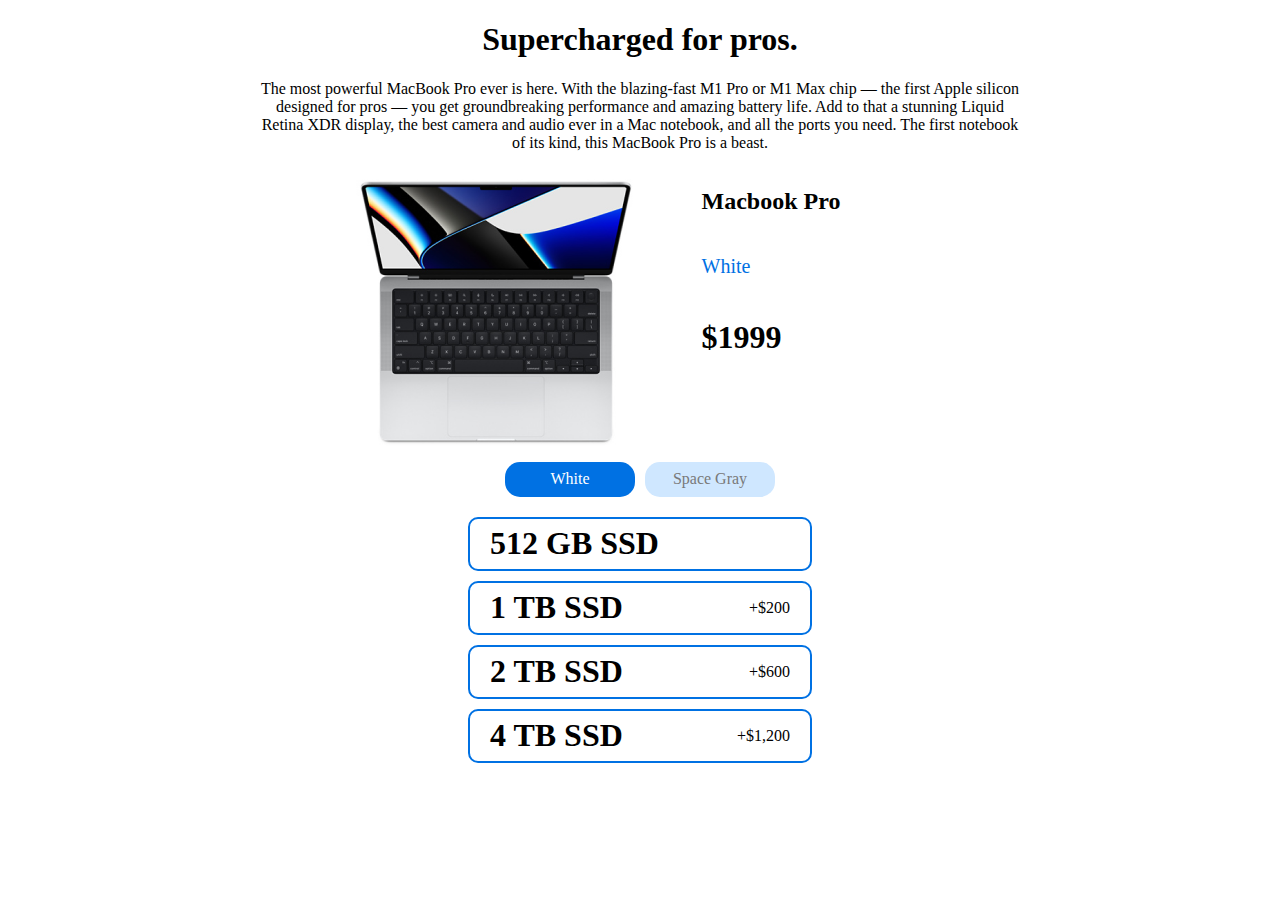
<file: mac/mac.html>
<!DOCTYPE html>
<html lang="en">

<head>
    <meta charset="UTF-8">
    <meta http-equiv="X-UA-Compatible" content="IE=edge">
    <meta name="viewport" content="width=device-width, initial-scale=1.0">
    <link rel="stylesheet" href="./mac.css">
    <title>Document</title>
</head>

<body>
    <div class="texts">
        <h1>Supercharged for pros.</h1>
        <p>The most powerful MacBook Pro ever is here. With the blazing-fast M1 Pro or M1 Max chip — the first Apple
            silicon designed for pros — you get groundbreaking performance and amazing battery life. Add to that a
            stunning Liquid Retina XDR display, the best camera and audio ever in a Mac notebook, and all the ports you
            need. The first notebook of its kind, this MacBook Pro is a beast.</p>
    </div>
    <div class="container">
        <div class="left">
            <img src="silver.png" alt="">
        </div>
        <div class="right">
            <h2>Macbook Pro</h2>
            <p class="blue">White</p>
            <h1>$<span class="price">1999</span></h1>
        </div>
    </div>
    <div class="colors">
        <div data-type="White" id="types" class="btn-color active">White</div>
        <div data-type="Space Gray" id="types" class="btn-color">Space Gray</div>
    </div>
    <div class="infos">
        <div class="info">
            <h1>512 GB SSD</h1>
        </div>
        <div class="info">
            <h1>1 TB SSD</h1>
            <p data-price="200">+$200</p>
        </div>
        <div class="info">
            <h1>2 TB SSD</h1>
            <p data-price="600">+$600</p>
        </div>
        <div class="info">
            <h1>4 TB SSD</h1>
            <p data-price="1200">+$1,200</p>
        </div>
    </div>
    <script src="./mac.js"></script>
</body>

</html>
</file>
<file: mac/mac.css>
.texts {
    width: 60%;
    max-width: 1920px;
    margin: 0 auto;
    justify-content: center;
    text-align: center;
}

.container {
    display: flex;
    width: 100%;
    justify-content: center;
    max-width: 1920px;
    margin: 0 auto;
    gap: 50px;
}

.blue {
    font-size: 20px;
    color: #0071E3;
}

.right {
    display: flex;
    flex-direction: column;
}

.left {
    margin-left: -100px;
}

.infos {
    width: 100%;
    display: flex;
    flex-direction: column;
    max-width: 1920px;
    margin: 0 auto;
    justify-content: center;
    align-items: center;
    gap: 10px;
    margin-top: 20px;
}

.colors {
    width: 80%;
    max-width: 1920px;
    margin: 0 auto;
    gap: 10px;
    display: flex;
    justify-content: center;
}

.active {
    background-color: #0071E3;
    color: white;
    transition: 0.5 ease;
}

.btn-color {
    width: 130px;
    height: 35px;
    background-color: #CFE7FF;
    border-radius: 15px;
    color: #797979;
    text-align: center;
    align-items: center;
    justify-content: center;
    display: flex;
}

.info {
    display: flex;
    width: 300px;
    padding: 0px 20px;
    justify-content: space-between;
    height: 50px;
    align-items: center;
    border: 2px solid #0071E3;
    border-radius: 10px;
}

.info:hover {
    border: 4px solid #0071E3;
}
</file>
